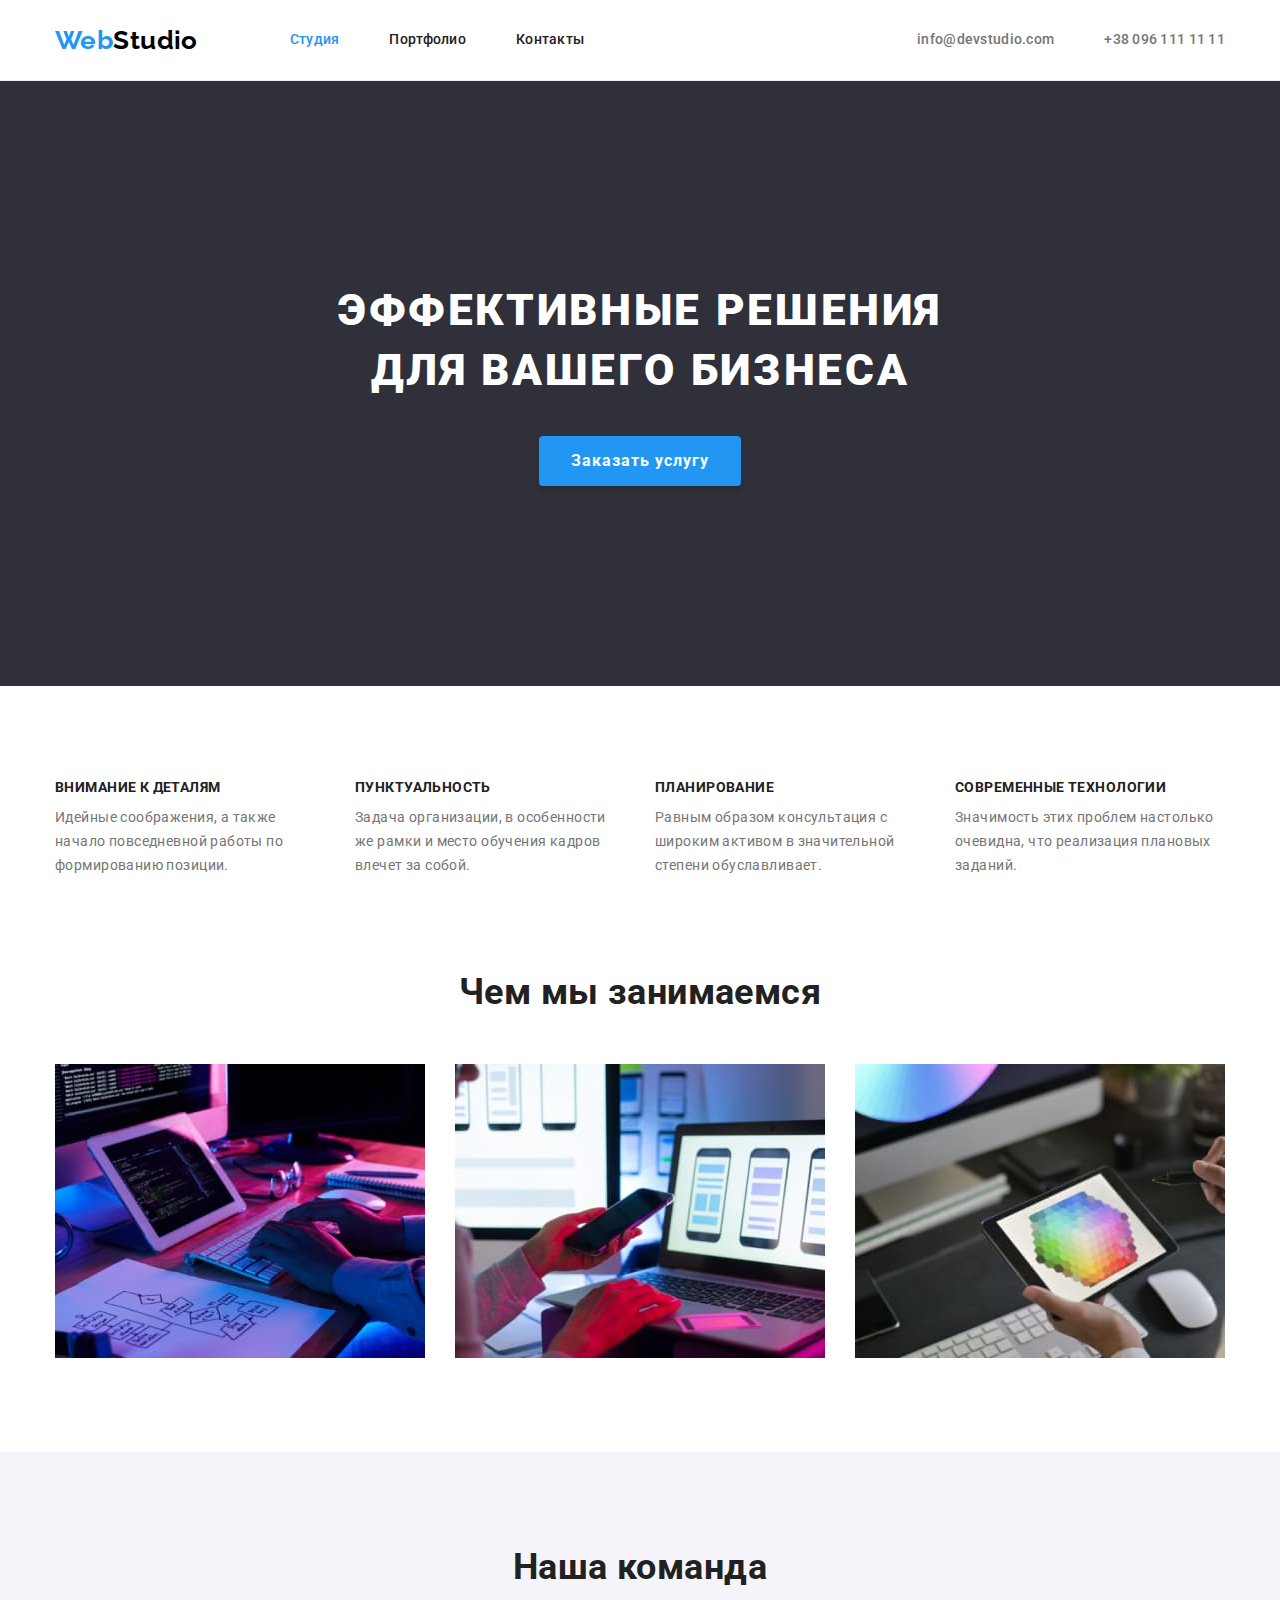
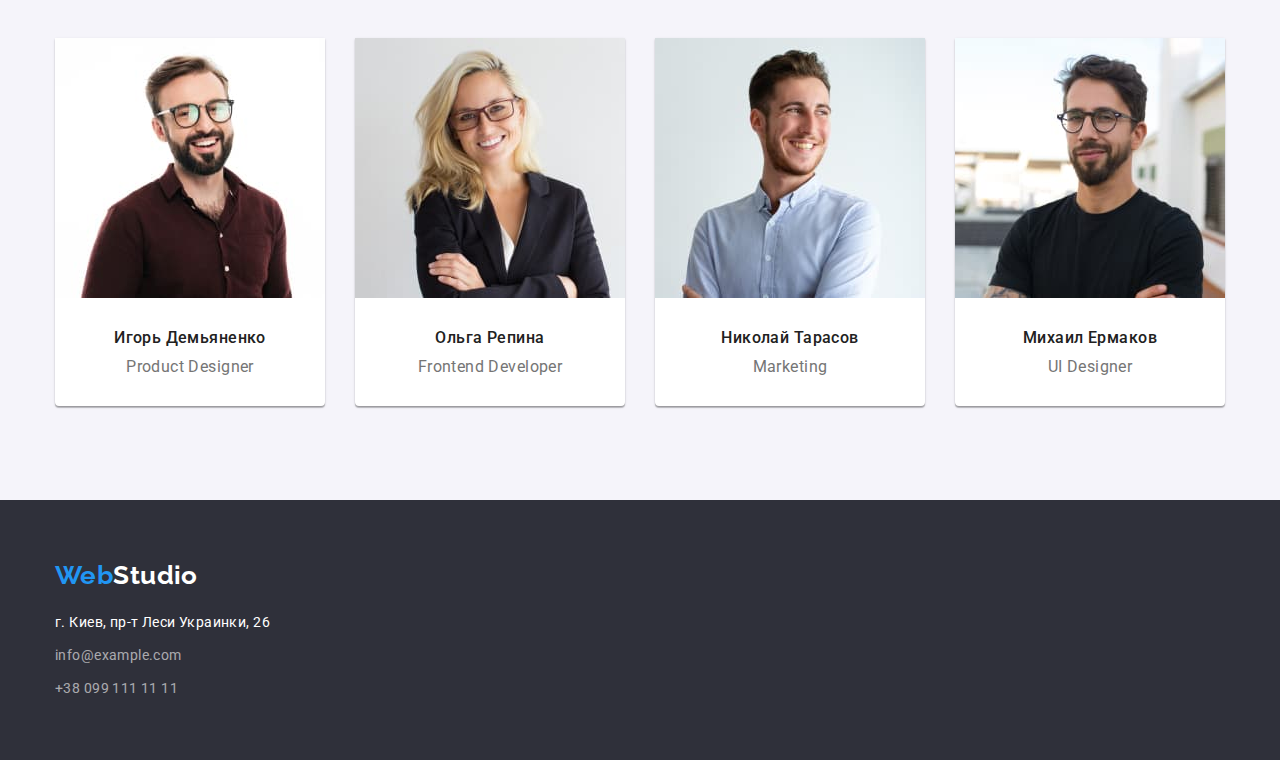
<file: index.html>
<!DOCTYPE html>
<html lang="ru">

<head>
  <meta charset="UTF-8" />
  <meta http-equiv="X-UA-Compatible" content="IE=edge" />
  <meta name="viewport" content="width=device-width, initial-scale=1.0" />
  <title>Goit-markup-hw-01</title>
  <link rel="preconnect" href="https://fonts.googleapis.com">
<link rel="preconnect" href="https://fonts.gstatic.com" crossorigin>
  <link href="https://fonts.googleapis.com/css2?family=Raleway:wght@700&family=Roboto:wght@400;500;700;900&display=swap"
    rel="stylesheet">
    <link rel="stylesheet" href="https://cdn.jsdelivr.net/npm/modern-normalize@1.1.0/modern-normalize.min.css"/>
  <link rel="stylesheet" href="./css/styles.css" />
</head>

<body>
  <!--Навигация-->
  
  <header class="header">
    <div class="container main-nav"> 
        <nav class="header-nav">
      <a class="nav-link" href="./index.html">Web<span class="logo">Studio</span></a>
      <ul class="site-nav list">
        <li class="item"><a class="link current" href="./index.html">Студия</a></li>
        <li class="item"><a class="link" href="./portfolio.html">Портфолио</a></li>
        <li class="item"><a class="link" href="">Контакты</a></li>
      </ul>
    </nav>
    <ul class="auth-nav list">
      <li class="item">
        <a class="link" href="mailto:info@devstudio.com">info@devstudio.com</a>
      </li>
      <li class="item">
        <a class="link" href="tel:+380961111111">+38 096 111 11 11</a>
      </li>
    </ul>
  </div> 
  </header>


  <!--Об организации-->
  <main>

    <!--Кнопка-->
        <section class="section hero-section">
          <div class="container">
      <h1 class="hero-caption">Эффективные решения для вашего бизнеса</h1>
            <button class="hero-button" type="button">Заказать услугу</button>
      </div>
    </section>

    <!--Особенности-->
    <section class="section aside">
      <div class="container">
      <h2 class="visually-hidden">Особенности</h2>
      <ul class="list card-set">
        <li class="card-set-item">
          <h3 class="aside-title">Внимание к деталям</h3>
          <p class="aside-text">
            Идейные соображения, а также начало повседневной работы по
            формированию позиции.
          </p>
        </li>
        <li class="card-set-item">
          <h3 class="aside-title">Пунктуальность</h3>
          <p class="aside-text">
            Задача организации, в особенности же рамки и место обучения
            кадров влечет за собой.
          </p>
        </li>
        <li class="card-set-item">
          <h3 class="aside-title">Планирование</h3>
          <p class="aside-text">
            Равным образом консультация с широким активом в значительной
            степени обуславливает.
          </p>
        </li>
        <li class="card-set-item">
          <h3 class="aside-title">Современные технологии</h3>
          <p class="aside-text">
            Значимость этих проблем настолько очевидна, что реализация
            плановых заданий.
          </p>
        </li>
      </ul>
    </div>
    </section>

    <!--Что мы делаем-->
    <section class="section-secondary section">
      <div class="container">
      <h2 class="section-title">Чем мы занимаемся</h2>
      <ul class="list card-set">
        <li class="card-set-item">
          <img src="./images/images-index-html/image1.jpg" alt="Печатание на клавиатуре" width="370" height="294" />
        </li>
        <li class="card-set-item">
          <img src="./images/images-index-html/image2.jpg" alt="Сравнение модели телефона" width="370" height="294" />
        </li>
        <li class="card-set-item">
          <img src="./images/images-index-html/image3.jpg" alt="Дизайн" width="370" height="294" />
        </li>
      </ul>
    </div>
    </section>

    <!--Команда-->
    <section class="content section">
      <div class="container">
      <h2 class="section-title">Наша команда</h2>
      <ul class="card-set list">
        <li class="card-set-item content-list">
          <img class="content-img" src="./images/images-index-html/photo1.jpg" alt="Игорь Демьяненко" width="270" height="260" />
          <div class="card-team"><h3 class="content-title">Игорь Демьяненко</h3>
          <p class="content-text" lang="en">Product Designer</p></div>
        </li>
        <li class="card-set-item content-list">
          <img class="content-img" src="./images/images-index-html/photo2.jpg" alt="Ольга Репина" width="270" height="260" />
          <div class="card-team"><h3 class="content-title">Ольга Репина</h3>
          <p class="content-text" lang="en">Frontend Developer</p></div>
        </li>
        <li class="card-set-item content-list">
          <img class="content-img" src="./images/images-index-html/photo3.jpg" alt="Николай Тарасов" width="270" height="260" />
          <div class="card-team"><h3 class="content-title">Николай Тарасов</h3>
          <p class="content-text" lang="en">Marketing</p></div>
        </li>
        <li class="card-set-item content-list">
          <img class="content-img" src="./images/images-index-html/photo4.jpg" alt="Михаил Ермаков" width="270" height="260" />
          <div class="card-team"><h3 class="content-title">Михаил Ермаков</h3>
          <p class="content-text" lang="en">UI Designer</p></div>
        </li>
      </ul>
    </div>
    </section>
  </main>

  <!--Контакты-->
  <footer class="box">
    <div class="container">
    <a class="nav-link box-link link" href="./index.html">Web<span class="box-logo">Studio</span></a>
    <address>
      <ul class="box-list list">
        <li class="box-list-item"><a class="box-contact" href="https://goo.gl/maps/1aV7GLh5moSTKQaL6" target="_blank"
            rel="noopener noreferrer">г. Киев, пр-т Леси Украинки, 26</a></li>
        <li class="box-list-item"><a class="box-mail" href="mailto:info@example.com">info@example.com</a></li>
        <li class="box-list-item"><a class="box-tel" href="tel:+380991111111">+38 099 111 11 11</a></li>
      </ul>
    </address>
  </div>
  </footer>
</body>

</html>
</file>
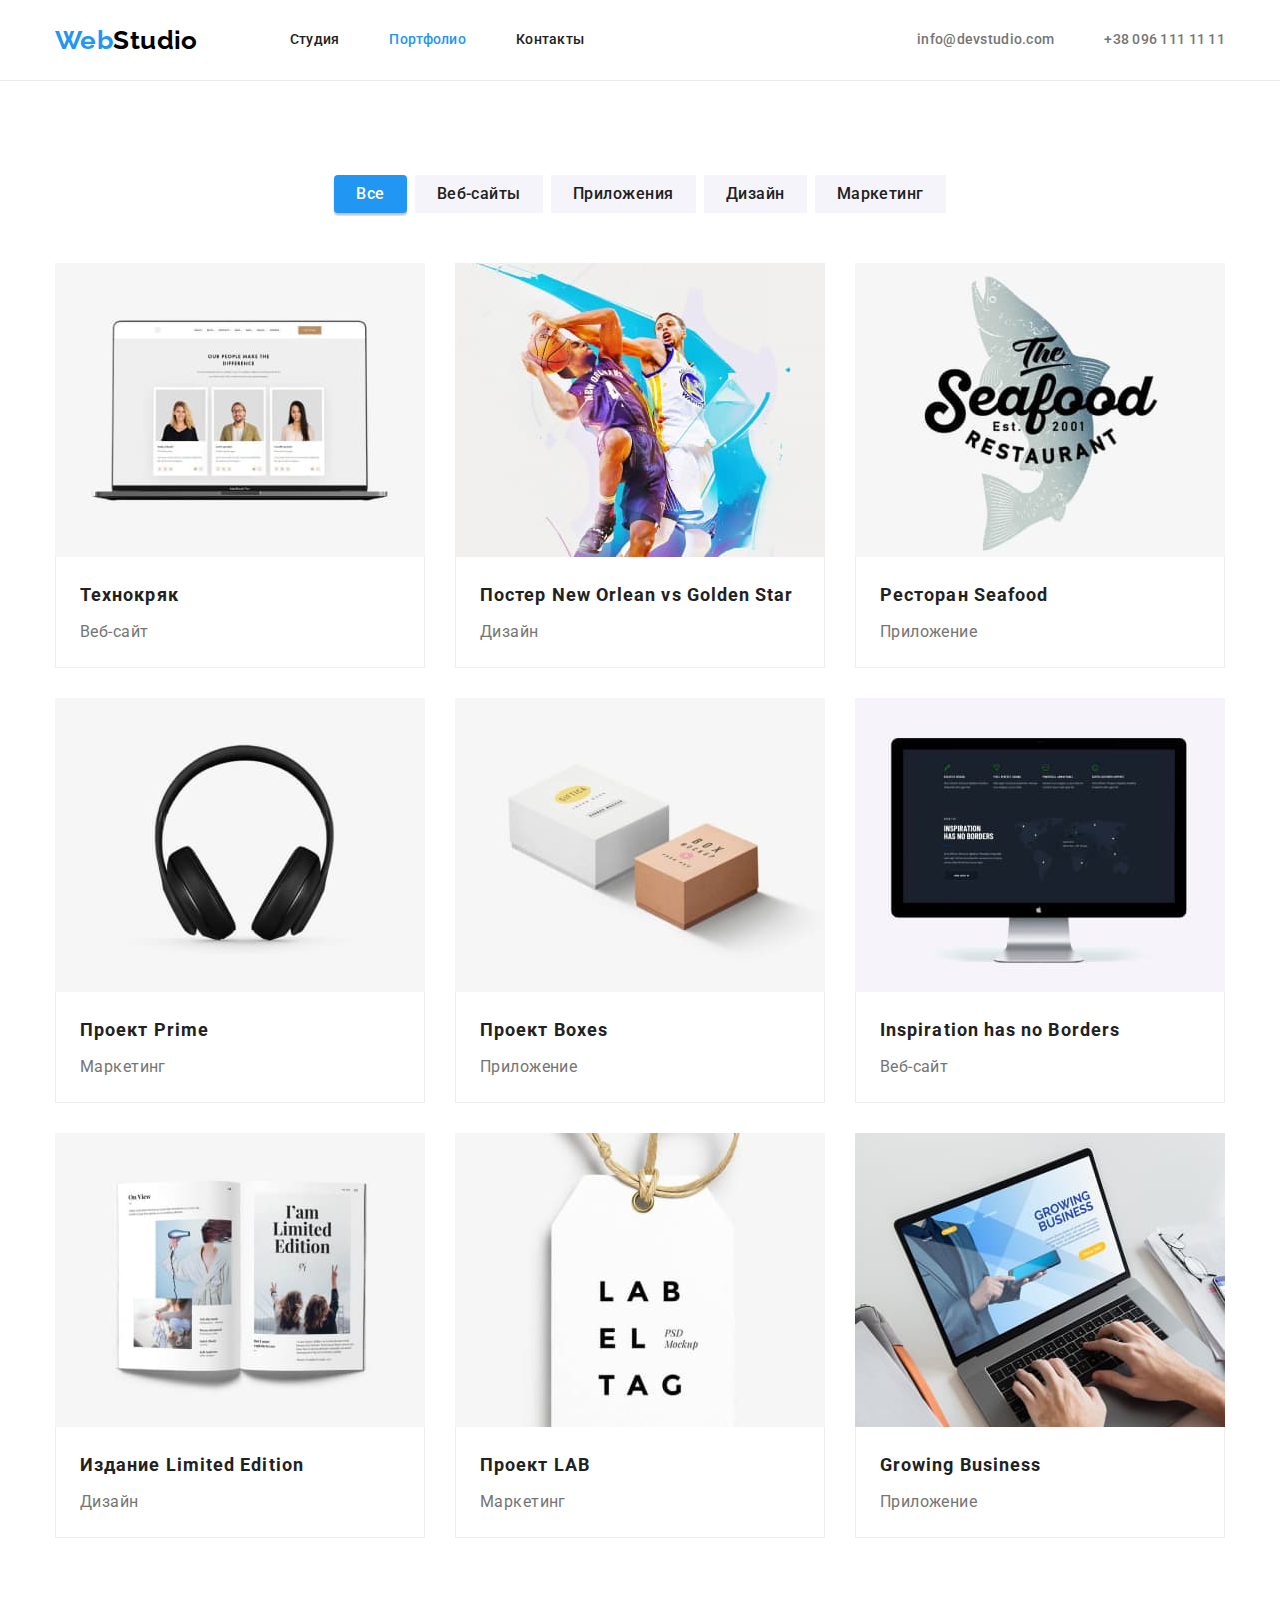
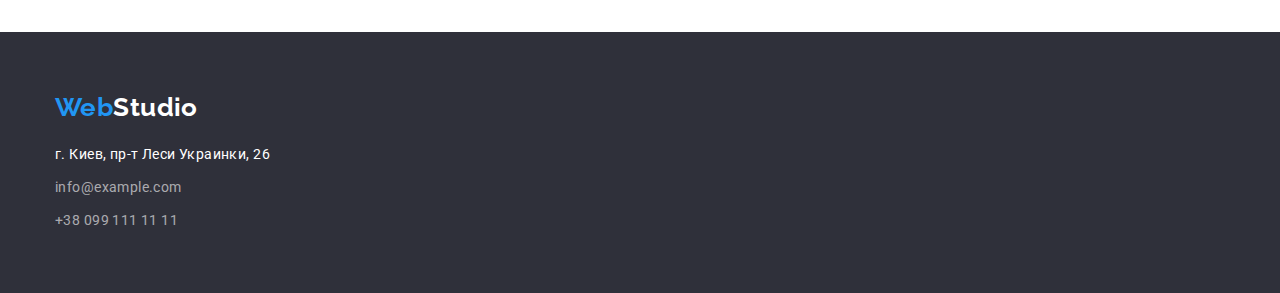
<file: portfolio.html>
<!DOCTYPE html>
<html lang="ru">

<head>
    <meta charset="UTF-8">
    <meta http-equiv="X-UA-Compatible" content="IE=edge">
    <meta name="viewport" content="width=device-width, initial-scale=1.0">
    <title>Goit-markup-hw-02</title>
    <link rel="preconnect" href="https://fonts.googleapis.com">
    <link rel="preconnect" href="https://fonts.gstatic.com" crossorigin>
    <link
        href="https://fonts.googleapis.com/css2?family=Raleway:wght@700&family=Roboto:wght@400;500;700;900&display=swap"
        rel="stylesheet">
    <link rel="stylesheet" href="https://cdn.jsdelivr.net/npm/modern-normalize@1.1.0/modern-normalize.min.css" />
    <link rel="stylesheet" href="./css/styles.css" />
</head>

<body>

    <!--Навигация-->
    <header class="header">
        <div class="container main-nav">
            <nav class="header-nav">
                <a class="nav-link" href="./index.html">Web<span class="logo">Studio</span></a>
                <ul class="site-nav list">
                    <li class="item"><a class="link" href="./index.html">Студия</a></li>
                    <li class="item"><a class="link current" href="./portfolio.html">Портфолио</a></li>
                    <li class="item"><a class="link" href="">Контакты</a></li>
                </ul>
            </nav>
            <ul class="auth-nav list">
                <li class="item">
                    <a class="link" href="mailto:info@devstudio.com">info@devstudio.com</a>
                </li>
                <li class="item">
                    <a class="link" href="tel:+380961111111">+38 096 111 11 11</a>
                </li>
            </ul>
        </div>
    </header>


    <!-- Портфолио -->
    <main>

        <!-- Фильтр -->
        <section class="portfolio section">
            <div class="container">
                <h1 class="visually-hidden">Портфолио</h1>
                <ul class="filter list">
                    <li class="filter-list"> <button class="filter-button active" type="button">Все</button></li>
                    <li class="filter-list"> <button class="filter-button" type="button">Веб-сайты</button></li>
                    <li class="filter-list"> <button class="filter-button" type="button">Приложения</button></li>
                    <li class="filter-list"> <button class="filter-button" type="button">Дизайн</button></li>
                    <li class="filter-list"> <button class="filter-button" type="button">Маркетинг</button></li>
                </ul>

                <!-- Карточки -->
                <ul class="card-set list">
                    <li class="card-set-item card-list">
                        <a href=""><img src="./images/images-portfolio/photo1.jpg" alt="Команда на экране ноутбука"
                                width="370" height="294"></a>
                        <div class="card-container">
                            <h2 class="card-title">Технокряк</h2>
                            <p class="card-subtitle">Веб-сайт</p>
                        </div>
                    </li>
                    <li class="card-set-item card-list">
                        <a href=""><img src="./images/images-portfolio/photo2.jpg" alt="Игра в баскетбол" width="370"
                                height="294"></a>
                        <div class="card-container">
                            <h2 class="card-title">Постер <span lang="en">New Orlean vs Golden Star</span></h2>
                            <p class="card-subtitle">Дизайн</p>
                        </div>
                    </li>
                    <li class="card-set-item card-list">
                        <a href=""><img src="./images/images-portfolio/photo3.jpg" alt="Логотип ресторана" width="370"
                                height="294"></a>
                        <div class="card-container">
                            <h2 class="card-title">Ресторан <span lang="en">Seafood</span></h2>
                            <p class="card-subtitle">Приложение</p>
                        </div>
                    </li>
                    <li class="card-set-item card-list">
                        <a href=""><img src="./images/images-portfolio/photo4.jpg" alt="Наушники" width="370"
                                height="294"></a>
                        <div class="card-container">
                            <h2 class="card-title">Проект <span lang="en">Prime</span></h2>
                            <p class="card-subtitle">Маркетинг</p>
                        </div>
                    </li>
                    <li class="card-set-item card-list">
                        <a href=""><img src="./images/images-portfolio/photo5.jpg" alt="Коробки" width="370"
                                height="294"></a>
                        <div class="card-container">
                            <h2 class="card-title">Проект <span lang="en">Boxes</span></h2>
                            <p class="card-subtitle">Приложение</p>
                        </div>
                    </li>
                    <li class="card-set-item card-list">
                        <a href=""><img src="./images/images-portfolio/photo6.jpg" alt="Монитор" width="370"
                                height="294"></a>
                        <div class="card-container">
                            <h2 class="card-title" lang="en">Inspiration has no Borders</h2>
                            <p class="card-subtitle">Веб-сайт</p>
                        </div>
                    </li>
                    <li class="card-set-item card-list">
                        <a href=""><img src="./images/images-portfolio/photo7.jpg" alt="Страницы журнала" width="370"
                                height="294"></a>
                        <div class="card-container">
                            <h2 class="card-title">Издание <span lang="en">Limited Edition</span></h2>
                            <p class="card-subtitle">Дизайн</p>
                        </div>
                    </li>
                    <li class="card-set-item card-list">
                        <a href=""><img src="./images/images-portfolio/photo8.jpg" alt="Этикетка" width="370"
                                height="294"></a>
                        <div class="card-container">
                            <h2 class="card-title">Проект <span lang="en">LAB</span></h2>
                            <p class="card-subtitle">Маркетинг</p>
                        </div>
                    </li>
                    <li class="card-set-item card-list">
                        <a href=""><img src="./images/images-portfolio/photo9.jpg" alt="Печатание на ноутбуке"
                                width="370" height="294"></a>
                        <div class="card-container">
                            <h2 class="card-title" lang="en">Growing Business</h2>
                            <p class="card-subtitle">Приложение</p>
                        </div>
                    </li>
                </ul>
            </div>
        </section>
    </main>

    <!--Контакты-->
    <footer class="box">
        <div class="container">
            <a class="nav-link box-link link" href="./index.html">Web<span class="box-logo">Studio</span></a>
            <address>
                <ul class="box-list list">
                    <li class="box-list-item"><a class="box-contact" href="https://goo.gl/maps/1aV7GLh5moSTKQaL6" target="_blank"
                            rel="noopener noreferrer">г. Киев, пр-т Леси Украинки, 26</a></li>
                    <li class="box-list-item"><a class="box-mail" href="mailto:info@example.com">info@example.com</a></li>
                    <li class="box-list-item"><a class="box-tel" href="tel:+380991111111">+38 099 111 11 11</a></li>
                </ul>
            </address>
        </div>
    </footer>

</body>

</html>
</file>
<file: css/styles.css>
:root {
  --primery-text-color: #757575;
  --title-text-color: #212121;
  --accent-text-color: #2196f3;
  --logo-color: #000000;
  --bgc-color: #ffffff;
  --background-color: #2f303a;
  --button-color: #188ce8;
  --background: #e5e5e5;
  --content-color: #f5f4fa;
  --mail-color: rgba(255, 255, 255, 0.6);
  --border-color: #ececec;
  --border-card-list: #eeeeee;

  --indent: 30px;
  --items: 4;
}

/* Body */
body {
  color: var(--primery-text-color);
  background-color: var(--bgc-color);
  font-family: Roboto, sans-serif;
  font-size: 14px;
  letter-spacing: 0.03em;
}

h1,
h2,
h3,
h4,
p {
  margin: 0;
}

.list {
  list-style: none;
  margin: 0;
  padding: 0;
}

.link {
  text-decoration: none;
  color: inherit;
}

img {
  display: block;
  max-width: 100%;
  height: auto;
}

address {
  font-style: normal;
}

/* Флекс-сетка */

.card-set {
  display: flex;
  flex-wrap: wrap;
  margin: calc(-1 * var(--indent) / 2);
}

.card-set-item {
  flex-basis: calc((100% - var(--indent) * var(--items)) / var(--items));
  margin: calc(var(--indent) / 2);
}

/* Header */
.section {
  padding-top: 94px;
  padding-bottom: 94px;
}

.header{
  border-bottom: 1px solid var(--border-color);
}

.container {
  width: 1200px;
  margin-left: auto;
  margin-right: auto;
  padding-left: 15px;
  padding-right: 15px;
}

.main-nav {
  display: flex;
  align-items: center;
  }

/* Логотип */

.header-nav {
  display: flex;
  align-items: center;
  margin-right: auto;
}

.nav-link {
  margin-right: 92px;

  color: var(--accent-text-color);
  font-family: Raleway;
  font-weight: 700;
  font-size: 26px;
  line-height: 1.19;
  text-decoration: none;
}

.logo {
  color: var(--logo-color);
  font-family: Raleway;
  font-weight: 700;
  font-size: 26px;
  line-height: 1.19;
  text-decoration: none;
}

/* Навигация */

.site-nav {
  display: flex;
}

.site-nav .item {
  margin-right: 50px;
}

.site-nav .item:last-child {
  margin: 0;
}

.site-nav .link {
  display: block;
  padding-top: 32px;
  padding-bottom: 32px;

  color: var(--title-text-color);
  font-weight: 500;
  line-height: 1.14;
  letter-spacing: 0.02em;
}

.site-nav .current {
  color: var(--accent-text-color);
  font-weight: 500;
  line-height: 1.14;
  letter-spacing: 0.02em;
  text-decoration: none;
}

.auth-nav {
  display: flex;
}

.auth-nav .item:first-child {
  margin-right: 50px;
}
.auth-nav .link {
  display: block;
  padding-top: 32px;
  padding-bottom: 32px;

  color: var(--primery-text-color);
  font-weight: 500;
  line-height: 1.14;
  letter-spacing: 0.02em;
}

.site-nav .link:hover,
.site-nav .link:focus,
.auth-nav .item:hover,
.auth-nav .item:focus,
.auth-nav .link:hover,
.auth-nav .link:focus {
  color: var(--accent-text-color);
}

/* Main */
/* Кнопка */

.hero-section {
  padding: 200px 0;
  text-align: center;

  background-color: var(--background-color);
}

.hero-caption {
  margin-bottom: 35px;
  margin-left: auto;
  margin-right: auto;
  width: 696px;

  color: var(--bgc-color);
  font-weight: 900;
  font-size: 44px;
  line-height: 1.36;
  text-align: center;
  letter-spacing: 0.06em;
  text-transform: uppercase;
}

.hero-button {
  padding: 10px 32px;
  margin-left: auto;
  margin-right: auto;

  color: var(--bgc-color);
  background-color: var(--accent-text-color);
  font-family: inherit;
  font-weight: 700;
  font-size: 16px;
  line-height: 1.88;
  align-items: center;
  text-align: center;
  letter-spacing: 0.06em;
  border: none;
  border-radius: 4px;
  box-shadow: 0px 4px 4px rgba(0, 0, 0, 0.15);
}

.hero-button:hover,
.hero-button:focus {
  color: var(--accent-text-color);
  background-color: var(--button-color);
  cursor: pointer;
}

/* Особенности */

.visually-hidden {
  position: absolute;
  width: 1px;
  height: 1px;
  margin: -1px;
  border: 0;
  padding: 0;
  white-space: nowrap;
  clip-path: inset(100%);
  clip: rect(0 0 0 0);
  overflow: hidden;
}

.aside-title {
  padding-bottom: 10px;

  color: var(--title-text-color);
  font-size: 14px;
  line-height: 1.14;
  text-transform: uppercase;
}

.aside-text {
  line-height: 1.71;
}

/* Что мы делаем */

.section-title {
  margin-bottom: 50px;

  color: var(--title-text-color);
  font-size: 36px;
  line-height: 1.17;
  text-align: center;
}

.section-secondary {
  padding-top: 0;
  --items: 3;
}

/* Команда */

.content {
  background-color: var(--content-color);
}

.content-list {
  background: #ffffff;
  box-shadow: 0px 1px 3px rgba(0, 0, 0, 0.12), 0px 1px 1px rgba(0, 0, 0, 0.14),
    0px 2px 1px rgba(0, 0, 0, 0.2);
  border-radius: 0 0 4px 4px;
}

.card-team{
  padding: 30px 0;
}

.content-title {
  margin-bottom: 10px;

  color: var(--title-text-color);
  font-weight: 500;
  font-size: 16px;
  line-height: 1.19;
  text-align: center;
}

.content-text {
   font-size: 16px;
  line-height: 1.19;
  text-align: center;
}

/* Footer */

.box {
  padding-top: 60px;
  padding-bottom: 60px;
  background-color: var(--background-color);
}

.box-link {
  display: block;
  margin-right: 0;
  margin-bottom: 20px;
}

.box-logo {
  color: var(--bgc-color);
}


.box-list-item:not(:last-child){
  margin-bottom: 9px;
}

.box-contact {
    color: var(--bgc-color);
  line-height: 1.71;
  text-decoration: none;
  font-style: normal;
}

.box-mail {
   color: var(--mail-color);
  line-height: 1.71;
  text-decoration: none;
  font-style: normal;
}

.box-tel {
  color: var(--mail-color);
  line-height: 1.71;
  text-decoration: none;
  font-style: normal;
}

.box-mail:hover,
.box-mail:focus,
.box-tel:hover,
.box-tel:focus {
  color: var(--accent-text-color);
}

/* Портфолио */

.portfolio {
  --items: 3;
}

.filter {
  display: flex;
  justify-content: center;
  margin-bottom: 50px;
}

.filter-list {
  margin-right: 8px;
}
.filter-list:last-child {
  margin-right: 0;
}

.filter .active {
  color: var(--bgc-color);
  background-color: var(--accent-text-color);
  box-shadow: 0px 3px 1px rgba(0, 0, 0, 0.1), 0px 1px 2px rgba(0, 0, 0, 0.08),
    0px 2px 2px rgba(0, 0, 0, 0.12);
  border-radius: 4px;
}

.filter-button {
  color: var(--title-text-color);
  background-color: var(--content-color);
  padding: 6px 22px;
  font-family: inherit;
  font-weight: 500;
  font-size: 16px;
  line-height: 1.62;
  text-align: center;
  letter-spacing: 0.03em;
  border: none;
}

.filter-btn:hover,
.filter-btn:focus,
.filter-button:hover,
.filter-button:focus {
  color: var(--bgc-color);
  background-color: var(--accent-text-color);
  cursor: pointer;
}

.card-container {
  padding: 20px 24px;
   border: 1px solid var(--border-card-list);
   border-top: none;
}

.card-title {
  margin-bottom: 4px;

  color: var(--title-text-color);
  font-size: 18px;
  line-height: 2;
  letter-spacing: 0.06em;
}

.card-subtitle {
  font-size: 16px;
  line-height: 1.88;
}
</file>
